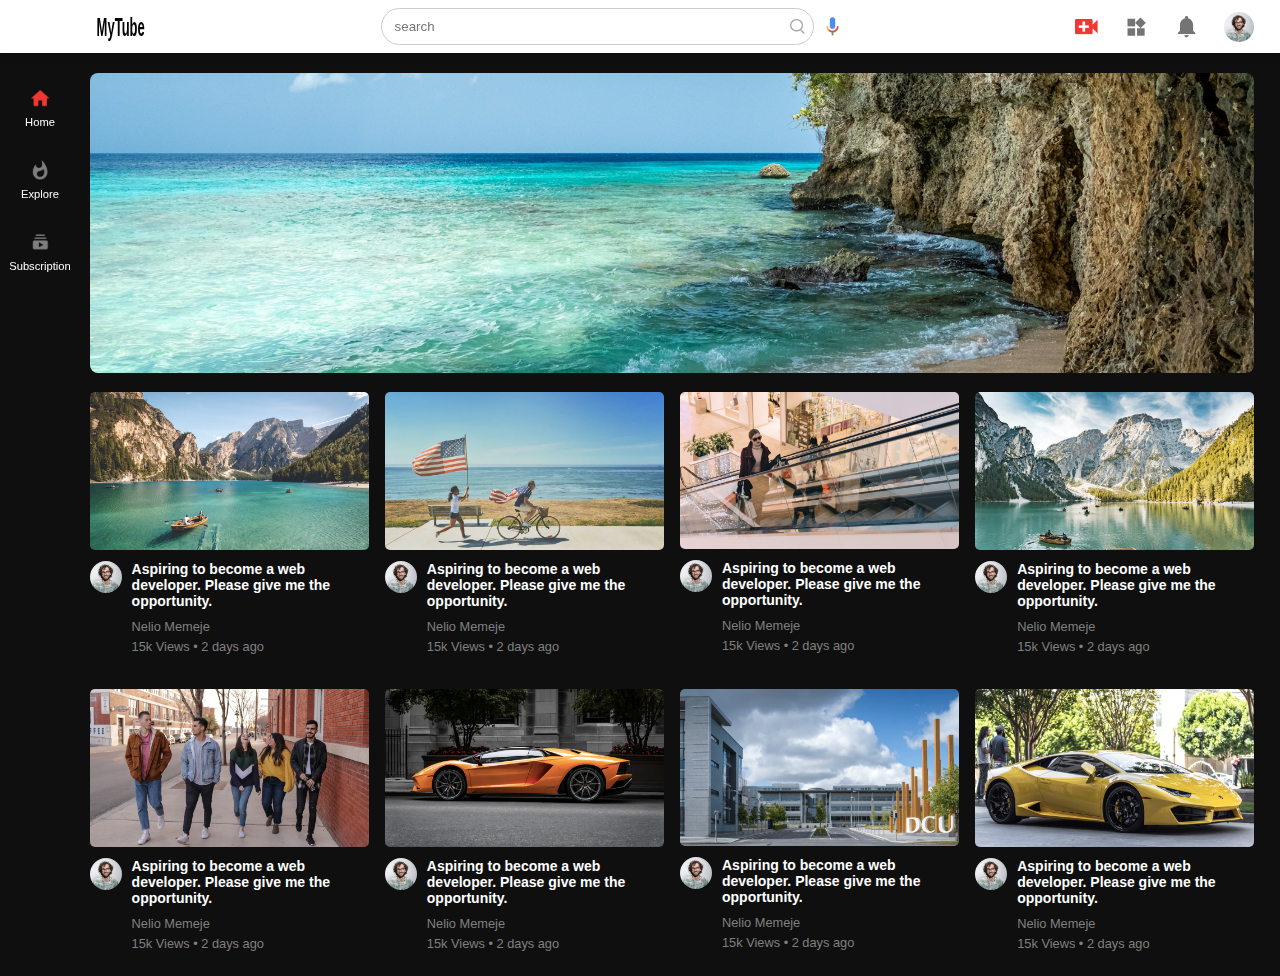
<file: index.html>
<!DOCTYPE html>
<html lang="en">
<head>
    <meta charset="UTF-8">
    <meta name="viewport" content="width=device-width, initial-scale=1.0">
    <title>Youtube clone</title>
    <link rel="stylesheet" href="https://cdnjs.cloudflare.com/ajax/libs/font-awesome/6.4.2/css/all.min.css"
        integrity="sha512-z3gLpd7yknf1YoNbCzqRKc4qyor8gaKU1qmn+CShxbuBusANI9QpRohGBreCFkKxLhei6S9CQXFEbbKuqLg0DA=="
        crossorigin="anonymous" referrerpolicy="no-referrer" />
    <link rel="stylesheet" href="styles.css">
</head>
<body>
    <nav class="flex">
        <div class="nav-left flex">
            <button class="arrow-left"><i class="fa fa-arrow-left"></i></button>
            <button class="menu-btn"><i class="fa fa-bars"></i></button>
            <div class="logo-container">
                <i class="fa-brands fa-youtube logo-icon" id="logo-icon"></i>
                <p class="logo-name">MyTube</p>
            </div>
        </div>
        <div class="nav-middle flex">
            <div class="search-box flex">
                <input id="search" type="search" placeholder="search" autocomplete="off">
                <img src="images/search.png" class="search-icon">
            </div>
            <img src="images/voice-search.png" class="mic-icon">
        </div>
        <div class="nav-right flex">
            <img src="images/upload.png">
            <img src="images/more.png">
            <img src="images/notification.png">
            <img src="images/Jack.png" class="user-image">
        </div>
    </nav>
    <div class="sidebar temp-sidebar">
        <div class="shortcuts">
            <a href="#"><img src="images/home.png">
                <p>Home</p>
            </a>
            <a href=""><img src="images/explore.png">
                <p>Explore</p>
            </a>
            <a href=""><img src="images/subscriprion.png">
                <p>Subscription</p>
            </a>
        </div>
    </div>
    <div class="sidebar hidden-sidebar">
        <div class="shortcut-links">
            <a href=""><img src="images/home.png">
                <p>Home</p>
            </a>
            <a href=""><img src="images/explore.png">
                <p>Explore</p>
            </a>
            <a href=""><img src="images/subscriprion.png">
                <p>Subscription</p>
            </a>
            <a href=""><img src="images/library.png">
                <p>Library</p>
            </a>
            <a href=""><img src="images/history.png">
                <p>History</p>
            </a>
            <a href=""><img src="images/playlist.png">
                <p>Playlist</p>
            </a>
            <a href=""><img src="images/messages.png">
                <p>Messages</p>
            </a>
            <a href=""><img src="images/show-more.png">
                <p>Show More</p>
            </a>
            <hr>
        </div>
        <div class="subscribed-list">
            <h4>Subscriptions</h4>
            <a href=""><img src="images/Jack.png" alt="">
                <p>Jack Nicholson</p>
            </a>
            <a href=""><img src="images/simon.png" alt="">
                <p>Simon Baker</p>
            </a>
            <a href=""><img src="images/tom.png" alt="">
                <p>Tom Hardy</p>
            </a>
            <a href=""><img src="images/megan.png" alt="">
                <p>Megan Ryan</p>
            </a>
            <a href=""><img src="images/cameron.png" alt="">
                <p>Cameron Diaz</p>
            </a>
        </div>
        
    </div>
    <div class="blur"></div>
    <div class="container video-container">
            <div class="banner">
                <img src="images/banner.jpg" class="banner">
            </div>
            <div class="list-container">
                <div class="vid-list">
                    <a href="playVideo.html"><img src="images/thumbnail1.png" class="thumbnail"></a>               
                    <div class="flex">
                        <img src="images/Jack.png">  
                        <div class="vid-info">
                            <a href="playVideo.html">Aspiring to become a web developer. Please give me the opportunity.</a>
                            <p>Nelio Memeje</p>
                            <p>15k Views &bull; 2 days ago</p>
                        </div>
                    </div>
                </div>
                <div class="vid-list">
                    <a href="playVideo.html"><img src="images/thumbnail2.png" class="thumbnail"></a>
                    <div class="flex">
                        <img src="images/Jack.png">
                        <div class="vid-info">
                            <a href="">Aspiring to become a web developer. Please give me the opportunity.</a>
                            <p>Nelio Memeje</p>
                            <p>15k Views &bull; 2 days ago</p>
                        </div>
                    </div>
                </div>
                <div class="vid-list">
                    <a href="playVideo.html"><img src="images/thumbnail3.png" class="thumbnail"></a>
                    <div class="flex">
                        <img src="images/Jack.png">
                        <div class="vid-info">
                            <a href="">Aspiring to become a web developer. Please give me the opportunity.</a>
                            <p>Nelio Memeje</p>
                            <p>15k Views &bull; 2 days ago</p>
                        </div>
                    </div>
                </div>
                <div class="vid-list">
                    <a href="playVideo.html"><img src="images/thumbnail4.png" class="thumbnail"></a>
                    <div class="flex">
                        <img src="images/Jack.png">
                        <div class="vid-info">
                            <a href="">Aspiring to become a web developer. Please give me the opportunity.</a>
                            <p>Nelio Memeje</p>
                            <p>15k Views &bull; 2 days ago</p>
                        </div>
                    </div>
                </div>
                <div class="vid-list">
                    <a href="playVideo.html"><img src="images/thumbnail5.png" class="thumbnail"></a>
                    <div class="flex">
                        <img src="images/Jack.png">
                        <div class="vid-info">
                            <a href="">Aspiring to become a web developer. Please give me the opportunity.</a>
                            <p>Nelio Memeje</p>
                            <p>15k Views &bull; 2 days ago</p>
                        </div>
                    </div>
                </div>
                <div class="vid-list">
                    <a href="playVideo.html"><img src="images/thumbnail6.png" class="thumbnail"></a>
                    <div class="flex">
                        <img src="images/Jack.png">
                        <div class="vid-info">
                            <a href="">Aspiring to become a web developer. Please give me the opportunity.</a>
                            <p>Nelio Memeje</p>
                            <p>15k Views &bull; 2 days ago</p>
                        </div>
                    </div>
                </div>
                <div class="vid-list">
                    <a href="playVideo.html"><img src="images/thumbnail7.png" class="thumbnail"></a>
                    <div class="flex">
                        <img src="images/Jack.png">
                        <div class="vid-info">
                            <a href="">Aspiring to become a web developer. Please give me the opportunity.</a>
                            <p>Nelio Memeje</p>
                            <p>15k Views &bull; 2 days ago</p>
                        </div>
                    </div>
                </div>
                <div class="vid-list">
                    <a href="playVideo.html"><img src="images/thumbnail8.png" class="thumbnail"></a>
                    <div class="flex">
                        <img src="images/Jack.png">
                        <div class="vid-info">
                            <a href="">Aspiring to become a web developer. Please give me the opportunity.</a>
                            <p>Nelio Memeje</p>
                            <p>15k Views &bull; 2 days ago</p>
                        </div>
                    </div>
                </div>
        </div>
    </div>
    <script src="script.js"></script>
</body>
</html>
</file>
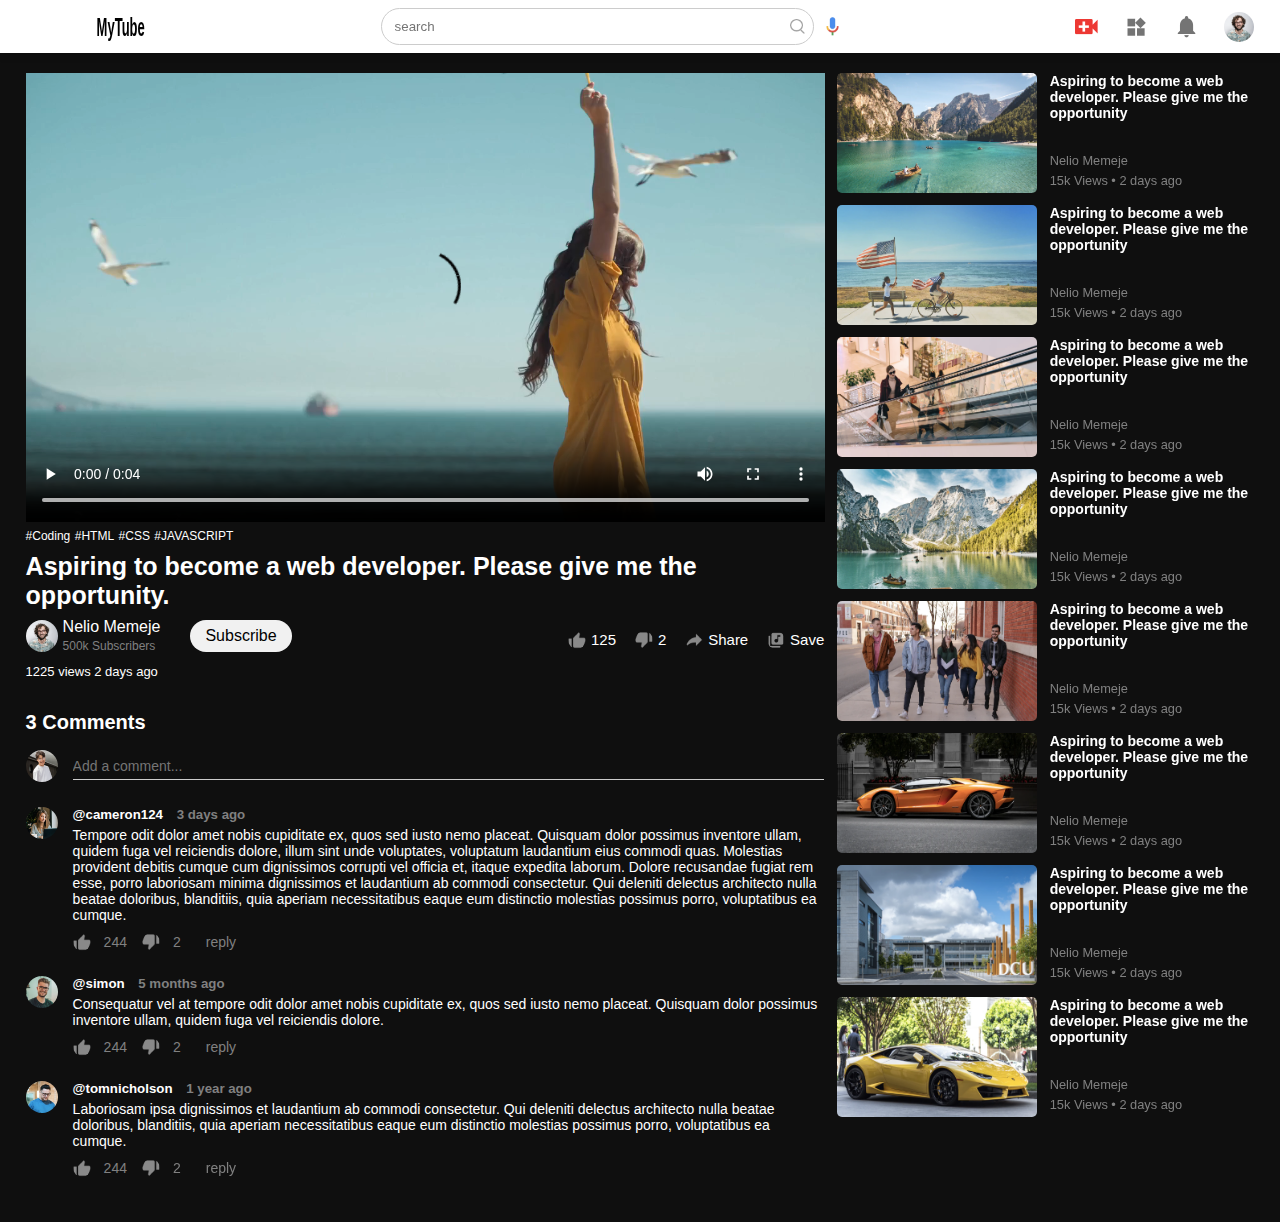
<file: playVideo.html>
<!DOCTYPE html>
<html lang="en">
<head>
    <meta charset="UTF-8">
    <meta name="viewport" content="width=device-width, initial-scale=1.0">
    <title>Play Video</title>
    <link rel="stylesheet" href="https://cdnjs.cloudflare.com/ajax/libs/font-awesome/6.4.2/css/all.min.css"
        integrity="sha512-z3gLpd7yknf1YoNbCzqRKc4qyor8gaKU1qmn+CShxbuBusANI9QpRohGBreCFkKxLhei6S9CQXFEbbKuqLg0DA=="
        crossorigin="anonymous" referrerpolicy="no-referrer" />
    <link rel="stylesheet" href="styles.css">
</head>
<body>
    <nav class="flex">
        <div class="nav-left flex">
            <button class="arrow-left"><i class="fa fa-arrow-left"></i></button>
            <button class="menu-btn"><i class="fa fa-bars"></i></button>
            <div class="logo-container">
                <i class="fa-brands fa-youtube logo-icon" id="logo-icon"></i>
                <p class="logo-name">MyTube</p>
            </div>
        </div>
        <div class="nav-middle flex">
            <div class="search-box flex">
                <input id="search" type="search" placeholder="search" autocomplete="off">
                <img src="images/search.png" class="search-icon">
            </div>
            <img src="images/voice-search.png" class="mic-icon">
        </div>
        <div class="nav-right flex">
            <img src="images/upload.png">
            <img src="images/more.png">
            <img src="images/notification.png">
            <img src="images/Jack.png" class="user-image">
        </div>
    </nav>
    <div class="sidebar hidden-sidebar">
        <div class="shortcut-links">
            <a href=""><img src="images/home.png">
                <p>Home</p>
            </a>
            <a href=""><img src="images/explore.png">
                <p>Explore</p>
            </a>
            <a href=""><img src="images/subscriprion.png">
                <p>Subscription</p>
            </a>
            <a href=""><img src="images/library.png">
                <p>Library</p>
            </a>
            <a href=""><img src="images/history.png">
                <p>History</p>
            </a>
            <a href=""><img src="images/playlist.png">
                <p>Playlist</p>
            </a>
            <a href=""><img src="images/messages.png">
                <p>Messages</p>
            </a>
            <a href=""><img src="images/show-more.png">
                <p>Show More</p>
            </a>
            <hr>
        </div>
        <div class="subscribed-list">
            <h4>Subscriptions</h4>
            <a href=""><img src="images/Jack.png" alt="">
                <p>Jack Nicholson</p>
            </a>
            <a href=""><img src="images/simon.png" alt="">
                <p>Simon Baker</p>
            </a>
            <a href=""><img src="images/tom.png" alt="">
                <p>Tom Hardy</p>
            </a>
            <a href=""><img src="images/megan.png" alt="">
                <p>Megan Ryan</p>
            </a>
            <a href=""><img src="images/cameron.png" alt="">
                <p>Cameron Diaz</p>
            </a>
        </div>
    
    </div>
    <div class="blur"></div>
    <div class="container play-video-container">
        <div class="row">
            <div class="play-video">
                <video controls autoplay>
                    <source src="images/video.mp4" type="video/mp4">
                </video>
                <div class="tags">
                    <a href="">#Coding</a>
                    <a href="">#HTML</a>
                    <a href="">#CSS</a>
                    <a href="">#JAVASCRIPT</a>               
                </div>
                <h4>Aspiring to become a web developer. Please give me the opportunity.</h4>
                <div class="publisher">
                    <img src="images/Jack.png">
                    <div class="publisher-info">
                        <p class="white">Nelio Memeje</p>
                        <span>500k Subscribers</span>
                    </div>
                    <button class="btn">Subscribe</button>
                    <div class="play-video-info">
                        <div class="actions">
                            <a href=""><img src="images/like.png">125</a>
                            <a href=""><img src="images/dislike.png">2</a>
                            <a href=""><img src="images/share.png">Share</a>
                            <a href=""><img src="images/save.png">Save</a>
                        </div>
                    </div>
                </div>          
                <p>1225 views 2 days ago</p>
                    <h3 class="white">3 Comments</h3>
                    <div class="add-comment">
                        <img src="images/gerard.png">
                        <input class="white" placeholder="Add a comment..." />
                    </div>
                    <div class="old-comments">
                        <img src="images/cameron.png">
                        <div class="comment">
                            <h5 class="white">@cameron124 <span>3 days ago</span></h5>
                            <p>Tempore odit dolor amet nobis cupiditate ex, quos sed iusto nemo placeat. Quisquam dolor possimus inventore
                                ullam, quidem fuga vel reiciendis dolore, illum sint unde voluptates, voluptatum laudantium eius commodi
                                quas. Molestias provident debitis cumque cum dignissimos corrupti vel officia et, itaque expedita laborum.
                                Dolore recusandae fugiat rem esse, porro laboriosam minima dignissimos et laudantium ab commodi consectetur.
                                Qui deleniti delectus architecto nulla beatae doloribus, blanditiis, quia aperiam necessitatibus eaque eum
                                distinctio molestias possimus porro, voluptatibus ea cumque.</p>
                            <div class="comment-section">
                                <img src="images/like.png">
                                <span>244</span>
                                <img src="images/dislike.png">
                                <span>2</span>
                                <span>reply</span>
                            </div>
                        </div>
                    </div>
                    <div class="old-comments">
                        <img src="images/simon.png">
                        <div class="comment">
                            <h5 class="white">@simon <span>5 months ago</span></h5>
                            <p>Consequatur vel at tempore odit dolor amet nobis cupiditate ex, quos sed iusto nemo placeat. Quisquam dolor
                                possimus inventore ullam, quidem fuga vel reiciendis dolore.</p>
                            <div class="comment-section">
                                <img src="images/like.png">
                                <span>244</span>
                                <img src="images/dislike.png">
                                <span>2</span>
                                <span>reply</span>
                            </div>
                        </div>
                    </div>
                    <div class="old-comments">
                        <img src="images/tom.png">
                        <div class="comment">
                            <h5 class="white">@tomnicholson <span>1 year ago</span></h5>
                            <p>Laboriosam ipsa dignissimos et laudantium ab commodi consectetur. Qui deleniti delectus architecto nulla
                                beatae doloribus, blanditiis, quia aperiam necessitatibus eaque eum distinctio molestias possimus porro,
                                voluptatibus ea cumque.</p>
                            <div class="comment-section">
                                <img src="images/like.png">
                                <span>244</span>
                                <img src="images/dislike.png">
                                <span>2</span>
                                <span>reply</span>
                            </div>
                        </div>
                    </div>
                </div>       
            <div class="right-sidebar">
                <div class="side-video-list">
                    <a href="" class="small-thumbnail"><img src="images/thumbnail1.png"></a>  
                    <div class="vid-info">
                        <a href="">Aspiring to become a web developer. Please give me the opportunity</a>
                        <p>Nelio Memeje</p>
                        <p>15k Views &bull; 2 days ago</p>
                    </div>
                </div>
                <div class="side-video-list">
                    <a href="" class="small-thumbnail"><img src="images/thumbnail2.png"></a>
                    <div class="vid-info">
                        <a href="">Aspiring to become a web developer. Please give me the opportunity</a>
                        <p>Nelio Memeje</p>
                        <p>15k Views &bull; 2 days ago</p>
                    </div>
                </div>
                <div class="side-video-list">
                    <a href="" class="small-thumbnail"><img src="images/thumbnail3.png"></a>
                    <div class="vid-info">
                        <a href="">Aspiring to become a web developer. Please give me the opportunity</a>
                        <p>Nelio Memeje</p>
                        <p>15k Views &bull; 2 days ago</p>
                    </div>
                </div>
                <div class="side-video-list">
                    <a href="" class="small-thumbnail"><img src="images/thumbnail4.png"></a>
                    <div class="vid-info">
                        <a href="">Aspiring to become a web developer. Please give me the opportunity</a>
                        <p>Nelio Memeje</p>
                        <p>15k Views &bull; 2 days ago</p>
                    </div>
                </div>
                <div class="side-video-list">
                    <a href="" class="small-thumbnail"><img src="images/thumbnail5.png"></a>
                    <div class="vid-info">
                        <a href="">Aspiring to become a web developer. Please give me the opportunity</a>
                        <p>Nelio Memeje</p>
                        <p>15k Views &bull; 2 days ago</p>
                    </div>
                </div>
                <div class="side-video-list">
                    <a href="" class="small-thumbnail"><img src="images/thumbnail6.png"></a>
                    <div class="vid-info">
                        <a href="">Aspiring to become a web developer. Please give me the opportunity</a>
                        <p>Nelio Memeje</p>
                        <p>15k Views &bull; 2 days ago</p>
                    </div>
                </div>
                <div class="side-video-list">
                    <a href="" class="small-thumbnail"><img src="images/thumbnail7.png"></a>
                    <div class="vid-info">
                        <a href="">Aspiring to become a web developer. Please give me the opportunity</a>
                        <p>Nelio Memeje</p>
                        <p>15k Views &bull; 2 days ago</p>
                    </div>
                </div>
                <div class="side-video-list">
                    <a href="" class="small-thumbnail"><img src="images/thumbnail8.png"></a>
                    <div class="vid-info">
                        <a href="">Aspiring to become a web developer. Please give me the opportunity</a>
                        <p>Nelio Memeje</p>
                        <p>15k Views &bull; 2 days ago</p>
                    </div>
                </div>
            </div>
        </div>
    </div>
    <script src="script.js"></script>
</body>
</html>
</file>
<file: styles.css>
* {
    margin: 0;
    padding: 0;
    box-sizing: border-box;
    font-family: 'poppins', sans-serif;
}
.white {
    color: white;
}
img {
    cursor: pointer;
}

.arrow-left {
    font-size: 1.2rem;
    display: none;
}
.arrow-left.display {
    display: block;
}

.menu-btn,.arrow-left {
    background: transparent;
    border: none;
    cursor: pointer;
    transition: all .3s linear;
}

.menu-btn:hover {
    opacity: .3;
    transform: scale(1.1);
}

.fa-bars {
    color: black;
    font-size: 23px;
}

a {
    text-decoration: none;
    color: white;
    transition: all 0.3s linear;
}

.shortcut-links a {
    padding: 10px;
}
.shortcut-links a:hover {
    background-color: #212121;
    border-radius: 5px;
    margin-left: 8px;
}

nav {
    padding: 8px 2%;
    justify-content: space-between;
    box-shadow: 0 0 10px rgba(0, 0, 0, 0.2);
    position: sticky;
    background: white;
    top: 0;
    z-index: 10;
}

.flex {
    display: flex;
    align-items: center;
}

.nav-left .menu-btn {
    width: 23px;
    margin-right: 20px;
}
.logo-container {
    display: flex;
    align-items: center;
}
#logo-icon{
    font-size: 28px;
    margin-left: 25px;
    color: red;
}
.logo-name {
    font-size: 13px;
    font-weight: 600;
    margin-left: 3px;
    display: inline-block;
    transform: scale(1,2);
}

.nav-middle .search-box {
    border: 1px solid #ccc;
    border-radius: 25px;
    padding: 5px 8px;
}

.search-box input {
    width: 400px;
    padding: 5px;
    background: transparent;
    border: 0;
    outline: 0;
}

.search-box input.display {
    display: block;
}

.search-box img {
    width: 15px;
}

.nav-middle .mic-icon {
    width: 13px;
    margin-left: 12px;
}

.nav-right img {
    width: 25px;
    margin-right: 25px;
}

.nav-right .user-image {
    width: 30px;
    border-radius: 50%;
    margin-right: 0;
}

.sidebar-cont {
    display: flex;
}

.blur {
    position: fixed;
    top: 0;
    left: 0;
    right: 0;
    bottom: 0;
    height: 100vh;
    width: 100%;
    background-color: rgba(0, 0, 0, 0.5);
    transition: 0.4s linear;
    display: none;
    z-index: 1;
}

.blur.show {
    display: block;
}

.sidebar {
    position: fixed;
    top: 0;
    padding-top: 80px;
    height: 100vh;
    background-color: #0f0f0f;
    transition: all 0.3s linear;
}

.temp-sidebar {
    width: 5%;
    padding-left: 5px;
}
.hidden-sidebar {
    width: 16%;
    padding-left: 16px;
    transform: translate(-120%);
    z-index: 2;
}
.shortcuts a {
    display: flex;
    flex-direction: column;
    justify-content: center;
    align-items: center;
    margin-bottom: 16px;
    padding: 8px 35px;
}
.shortcuts a:hover {
    background-color: #212121;
}
.shortcuts a img {
    width: 20px;
    margin-bottom: 8px;
}
.shortcuts a p {
    font-size: 0.7rem;
}

.hidden-sidebar:hover {
    overflow: auto;
}
.subscribed-list a, .shortcut-links a {
    margin-bottom: 13px;
    display: flex;
    align-items: center;
    flex-wrap: wrap;
    width: fit-content;
}
.shortcut-links a img {
    width: 20px;
    margin-right: 15px;
}
.shortcut-links a p, .subscribed-list p {
    font-size: 0.9rem;
}
.hidden-sidebar hr {
    width: 85%;
}

::-webkit-scrollbar {
    width: 8px; 
}

/* Track */
::-webkit-scrollbar-track {
    background: #f1f1f1;
}

/* Handle */
::-webkit-scrollbar-thumb {
    background: #888;
    border-radius: 10px;
}

/* Handle on hover */
::-webkit-scrollbar-thumb:hover {
    background: #555;
}

.subscribed-list h4 {
    color: white;
    margin: 20px 0;
}
.subscribed-list a img {
    width: 25px;
    border-radius: 50%;
    margin-right: 20px;
}
.show-hide {
    transform: translate(0);
}
.container {
    padding-top: 20px;
    padding-bottom: 20px;
    background-color: #0f0f0f;
}
.video-container {
    padding-left: 7%;
    padding-right: 2%;
}
.play-video-container {
    padding-left: 2%;
    padding-right: 2%;
}
.banner {
    width: 100%;
}
.banner img {
    width: 100%;
    height: 300px;
    object-fit: cover;
    border-radius: 8px;
}
.list-container {
    display: grid;
    grid-template-columns: repeat(auto-fit, minmax(250px, 1fr));
    margin-top: 15px;
    grid-column-gap: 16px;
    grid-row-gap: 30px;
}
.vid-list .thumbnail {
    width: 100%;
    border-radius: 5px;
}
.vid-list .flex {
    align-items: flex-start;
    margin-top: 7px;
}
.vid-list .flex img {
    width: 2rem;
    margin-right: 10px;
    border-radius: 50%;
}
.vid-info a {
    font-size: 14px;
    font-weight: 600;
    margin-bottom: 10px;
    display: block;
}
.vid-info p {
    font-size: 0.8rem;
    margin-bottom: 5px;
    color: gray;
}

.menu-btn.hide,
.logo-container.hide {
    display: none;
}
.row {
    display: flex;
    justify-content: space-between;
    flex-wrap: wrap;
}

.row .play-video h3 {
    margin-top: 2rem;
    margin-bottom: 1rem;
    font-size: 20px;
}
.play-video {
    flex-basis: 65%;
}
.play-video video {
    width: 100%;
}
.play-video .tags a {
    font-size: 12px;
}
.play-video h4 {
    font-weight: 600;
    font-size: 25px;
    margin: 8px 0;
    color: white;
}
.play-video p {
    font-size: 10px;
}
.play-video .play-video-info {
    display: flex;
    align-items: center;
    justify-content: space-between;
    font-size: 14px;
    margin-top: 10px;
    margin-left: auto;
}
.play-video .play-video-info a img{
 width: 18px;
 margin-right: 5px;
}

.play-video .play-video-info a {
    display: inline-flex;
    align-items: center;
    margin-left: 15px ;
    font-size: 15px;
}
.publisher {
    display: flex;
    align-items: center;
    flex-wrap: wrap;
    margin-bottom: 10px;
}
.publisher .publisher-info p {
   font-size: 1rem;
}
.publisher .publisher-info span {
    font-size: 12px;
    color: gray;
}
.publisher img {
    width: 2rem;
    border-radius: 50%;
    margin-right: 5px;
}
.play-video p {
    color: white;
    font-size: 13px;
}
.publisher .btn {
    padding: 7px 15px;
    background: #f1f1f1;
    border: none;
    outline: none;
    border-radius: 20px;
    margin: 0 30px;
    cursor: pointer;
    font-size: 16px;
}
.publisher .btn:hover {
    opacity: .8;
}
.right-sidebar {
    flex-basis: 34%;
}
.side-video-list {
    display: flex;
    justify-content: space-between;
    margin-bottom: 8px;
}
.side-video-list img{
    width: 200px;
    height: 120px;
    border-radius: 5px;
}
.side-video-list .small-thumbnail {
    flex-basis: 49%;
    margin-right: 8px;
}
.side-video-list .vid-info {
    flex-basis: 49%;
}
.side-video-list .vid-info a {
    margin-bottom: 2rem;
}
.add-comment {
    display: flex;
    align-items: center;
    margin-top: 16px;
    margin-bottom: 25px;
}
.add-comment img {
    width: 2rem;
    border-radius: 50%;
    margin-right: 15px;
}
.add-comment input {
    border: 0;
    background: transparent;
    outline: 0;
    border-bottom: 1px solid #ccc;
    width: 100%;
    padding: 5px 0;
    font-size: 14px;
}
.old-comments {
    display: flex;
    align-items: center;
    margin: 25px 0;
}
.old-comments img {
    align-self: flex-start;
    width: 2rem;
    border-radius: 50%;
    margin-right: 15px;
}
.old-comments .comment h5 {
    margin-bottom: 5px;
}
.old-comments .comment p {
    font-size: 14px;
    margin-bottom: 10px;
}
.old-comments .comment span{
    color: gray;
    margin-left: 10px;
}
.old-comments .comment-section {
    display: flex;
    align-items: center;
    font-size: 14px;
}
.old-comments .comment-section img {
    width: 18px;
    margin-right: 3px;
}
.old-comments .comment-section span {
    margin-right: 15px;
}

@media(max-width: 900px) {
    .temp-sidebar {
        display: none;
    }
    .video-container {
        padding-left: 2%;
        padding-right: 2%;
    }
   .search-box input {
       width: 230px;
   }
   .nav-right img {
       width: 18px;
       margin-right: 18px;
   }
   .shortcut-links a img {
       width: 20px;
       margin-right: 8px;
   }

   .shortcut-links a p,
   .subscribed-list p {
       font-size: 0.8rem;
   }

   .hidden-sidebar {
       padding-left: 5px;
       width: 30%;
   }

   .subscribed-list h4 {
       margin: 16px 0;
   }
    .row {
        flex-direction: column;
    }

    .side-video-list .small-thumbnail {
        flex-basis: 24%;
    }

    .side-video-list .vid-info {
        flex-basis: 75%;
    }
}

@media(max-width: 600px) {
    .search-box input {
       display: none;
    }
    .nav-middle .search-box {
        padding: 5px 5px 3px 6px;
    }
    .shortcut-links a img {
        width: 20px;
        margin-right: 8px;
    }   
    .shortcut-links a p,
    .subscribed-list p {
        font-size: 0.7rem;
    }
    .hidden-sidebar {
        padding-left: 5px;
        width: 28%;
    }  
    .subscribed-list h4 {
        margin: 16px 0;
    }
    .play-video .play-video-info {
        margin-left: -12px;
    }
  
}
</file>
